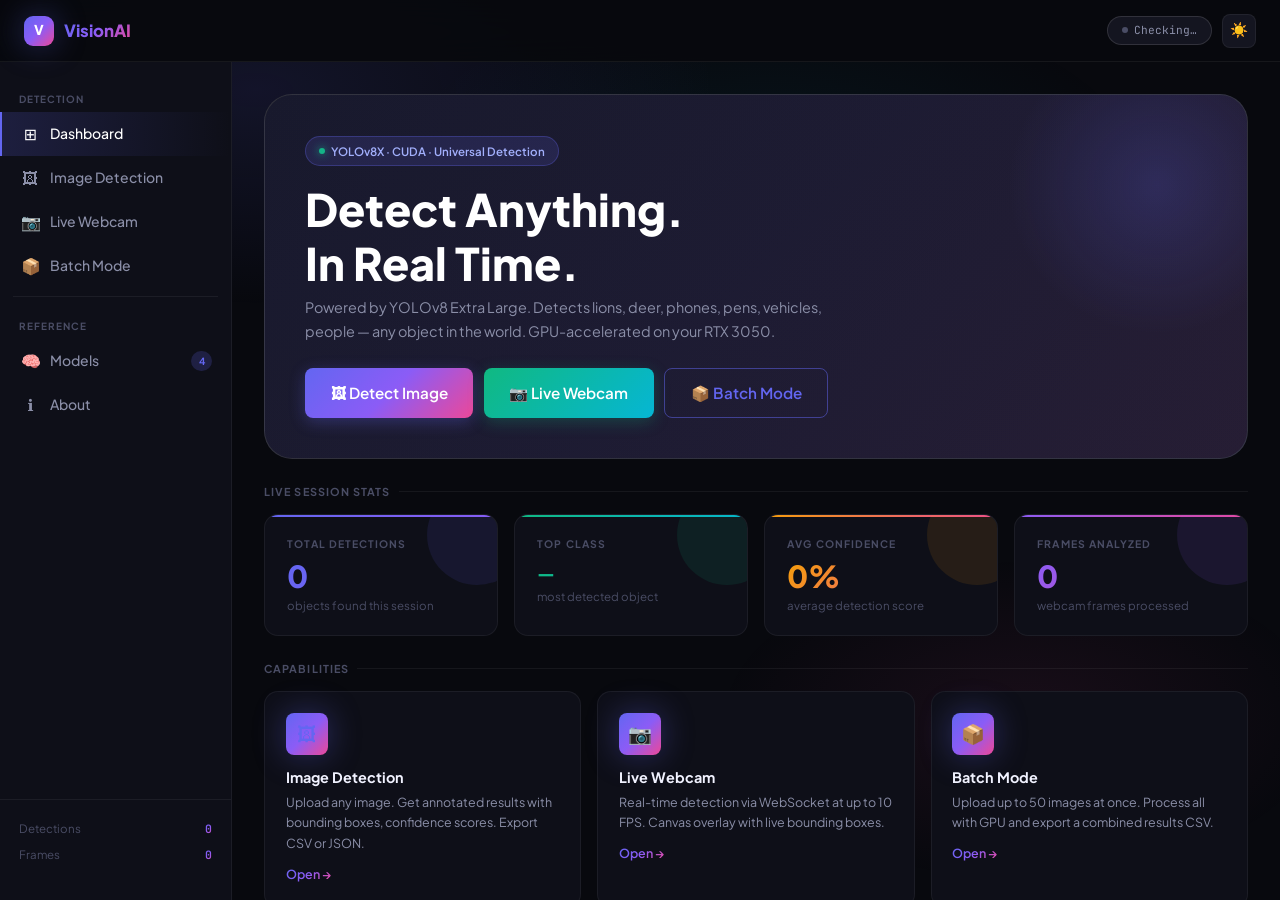
<file: frontend/index.html>
<!DOCTYPE html>
<html lang="en">
<head>
<meta charset="UTF-8"/><meta name="viewport" content="width=device-width,initial-scale=1.0"/>
<title>VisionAI — Universal Object Detection</title>
<link rel="stylesheet" href="css/style.css"/>
<link rel="stylesheet" href="css/animations.css"/>
</head>
<body>
<div class="shell">

<header class="topbar">
  <a href="index.html" class="t-logo">
    <div class="logo-gem">V</div>
    <span class="logo-text">VisionAI</span>
  </a>
  <div class="t-right">
    <span class="gpu-pill" id="gpu-badge"><span class="g-dot"></span>Checking…</span>
    <button class="icon-btn" id="theme-btn" title="Toggle theme">☀️</button>
  </div>
</header>

<nav class="sidebar">
  <span class="s-label">Detection</span>
  <a href="index.html" class="nav-link active"><span class="n-ico">⊞</span>Dashboard</a>
  <a href="image.html" class="nav-link"><span class="n-ico">🖼</span>Image Detection</a>
  <a href="webcam.html" class="nav-link"><span class="n-ico">📷</span>Live Webcam</a>
  <a href="batch.html" class="nav-link"><span class="n-ico">📦</span>Batch Mode</a>
  <div class="s-divider"></div>
  <span class="s-label">Reference</span>
  <a href="models.html" class="nav-link"><span class="n-ico">🧠</span>Models<span class="n-badge">4</span></a>
  <a href="about.html" class="nav-link"><span class="n-ico">ℹ</span>About</a>
  <div class="s-foot">
    <div class="s-row"><span class="s-key">Detections</span><span class="s-val" id="sb-total">0</span></div>
    <div class="s-row"><span class="s-key">Frames</span><span class="s-val" id="sb-frames">0</span></div>
  </div>
</nav>

<main class="main">

  <!-- Hero -->
  <div class="dash-hero fade-up">
    <div class="hero-badge"><span class="hb-dot"></span>YOLOv8X · CUDA · Universal Detection</div>
    <h1>Detect Anything.<br/>In Real Time.</h1>
    <p>Powered by YOLOv8 Extra Large. Detects lions, deer, phones, pens, vehicles, people — any object in the world. GPU-accelerated on your RTX 3050.</p>
    <div class="hero-btns">
      <a href="image.html" class="btn btn-main btn-lg">🖼 Detect Image</a>
      <a href="webcam.html" class="btn btn-green btn-lg">📷 Live Webcam</a>
      <a href="batch.html" class="btn btn-outline btn-lg">📦 Batch Mode</a>
    </div>
  </div>

  <!-- Stats -->
  <div class="sec-h">Live Session Stats</div>
  <div class="stats-row stagger mb-3">
    <div class="card s-tile" style="--tile-grad:linear-gradient(135deg,#6366f1,#8b5cf6);--tile-glow:rgba(99,102,241,0.1);">
      <div class="tl">Total Detections</div>
      <div class="tv" id="stat-total">0</div>
      <div class="ts">objects found this session</div>
    </div>
    <div class="card s-tile" style="--tile-grad:linear-gradient(135deg,#10b981,#06b6d4);--tile-glow:rgba(16,185,129,0.1);">
      <div class="tl">Top Class</div>
      <div class="tv" id="stat-class" style="font-size:1.1rem;padding-top:4px;">—</div>
      <div class="ts">most detected object</div>
    </div>
    <div class="card s-tile" style="--tile-grad:linear-gradient(135deg,#f59e0b,#ec4899);--tile-glow:rgba(245,158,11,0.1);">
      <div class="tl">Avg Confidence</div>
      <div class="tv" id="stat-conf">0%</div>
      <div class="ts">average detection score</div>
    </div>
    <div class="card s-tile" style="--tile-grad:linear-gradient(135deg,#8b5cf6,#ec4899);--tile-glow:rgba(139,92,246,0.1);">
      <div class="tl">Frames Analyzed</div>
      <div class="tv" id="stat-frames">0</div>
      <div class="ts">webcam frames processed</div>
    </div>
  </div>

  <!-- Features -->
  <div class="sec-h">Capabilities</div>
  <div class="feat-grid stagger mb-3">
    <a href="image.html" class="card feat-card glow">
      <div class="feat-ico">🖼</div>
      <h3>Image Detection</h3>
      <p>Upload any image. Get annotated results with bounding boxes, confidence scores. Export CSV or JSON.</p>
      <span class="feat-arr">Open →</span>
    </a>
    <a href="webcam.html" class="card feat-card glow">
      <div class="feat-ico">📷</div>
      <h3>Live Webcam</h3>
      <p>Real-time detection via WebSocket at up to 10 FPS. Canvas overlay with live bounding boxes.</p>
      <span class="feat-arr">Open →</span>
    </a>
    <a href="batch.html" class="card feat-card glow">
      <div class="feat-ico">📦</div>
      <h3>Batch Mode</h3>
      <p>Upload up to 50 images at once. Process all with GPU and export a combined results CSV.</p>
      <span class="feat-arr">Open →</span>
    </a>
    <a href="models.html" class="card feat-card glow">
      <div class="feat-ico">🧠</div>
      <h3>4 Models</h3>
      <p>YOLOv8 X / L / M / S. Switch live. XL gives maximum accuracy, S gives maximum speed.</p>
      <span class="feat-arr">Compare →</span>
    </a>
    <div class="card feat-card" style="cursor:default;">
      <div class="feat-ico" style="background:linear-gradient(135deg,#10b981,#06b6d4);box-shadow:0 0 20px rgba(16,185,129,0.3);">🌍</div>
      <h3>Universal Classes</h3>
      <p>Not limited to 80 COCO classes. Detects animals, vehicles, everyday objects, food, tools — anything.</p>
    </div>
    <a href="about.html" class="card feat-card glow">
      <div class="feat-ico" style="background:linear-gradient(135deg,#f59e0b,#ec4899);box-shadow:0 0 20px rgba(245,158,11,0.3);">⚡</div>
      <h3>GPU Accelerated</h3>
      <p>fp16 mixed precision on RTX 3050. CUDA 12.1. Inference in milliseconds not seconds.</p>
      <span class="feat-arr">Learn More →</span>
    </a>
  </div>

  <!-- System -->
  <div class="sec-h">System Status</div>
  <div class="card" style="padding:1.25rem;" id="sys-card">
    <p class="t2 text-sm">Loading system info…</p>
  </div>

</main>
</div>

<script src="js/api.js"></script>
<script src="js/ui.js"></script>
<script>
  UI.initNav();UI.initTheme();UI.initGpuBadge();UI.initSidebarStats();
  async function refresh(){try{const s=await API.getStats();UI.updateStats(s);}catch{}}
  refresh();setInterval(refresh,5000);

  async function loadSys(){
    const el=document.getElementById('sys-card');
    try{
      const h=await API.checkHealth(3);
      el.innerHTML=`
        <div class="flex gap-2 ai-c fw" style="gap:2rem;">
          <div>
            <div style="display:flex;flex-direction:column;gap:0.3rem;">
              <div class="flex ai-c gap-1"><span class="t3 text-xs mono" style="width:70px;">STATUS</span><span style="color:#10b981;font-weight:700;font-size:0.82rem;">● ${h.status.toUpperCase()}</span></div>
              <div class="flex ai-c gap-1"><span class="t3 text-xs mono" style="width:70px;">MODEL</span><span class="mono" style="font-size:0.8rem;color:#a5b4fc;">${h.current_model||'—'}</span></div>
              <div class="flex ai-c gap-1"><span class="t3 text-xs mono" style="width:70px;">DEVICE</span><span class="mono" style="font-size:0.8rem;">${(h.device||'—').toUpperCase()}</span></div>
              <div class="flex ai-c gap-1"><span class="t3 text-xs mono" style="width:70px;">CUDA</span><span class="mono" style="font-size:0.8rem;">${h.cuda_version||'N/A'}</span></div>
            </div>
          </div>
          <div>
            <div class="text-xs t3" style="margin-bottom:0.3rem;font-weight:700;letter-spacing:0.08em;text-transform:uppercase;">GPU</div>
            <div style="font-weight:800;font-size:1.1rem;background:var(--grad-green);-webkit-background-clip:text;-webkit-text-fill-color:transparent;background-clip:text;">${h.gpu_name||'CPU Mode'}</div>
            <div class="text-xs t3" style="margin-top:0.2rem;">${h.gpu_available?'fp16 mixed precision · CUDA active':'CPU only — install CUDA for GPU acceleration'}</div>
          </div>
        </div>`;
    }catch{
      el.innerHTML='<p style="color:#ef4444;font-size:0.85rem;">⚠ Backend offline — run: python -m uvicorn main:app --host 0.0.0.0 --port 8000</p>';
    }
  }
  loadSys();
</script>
</body>
</html>
</file>
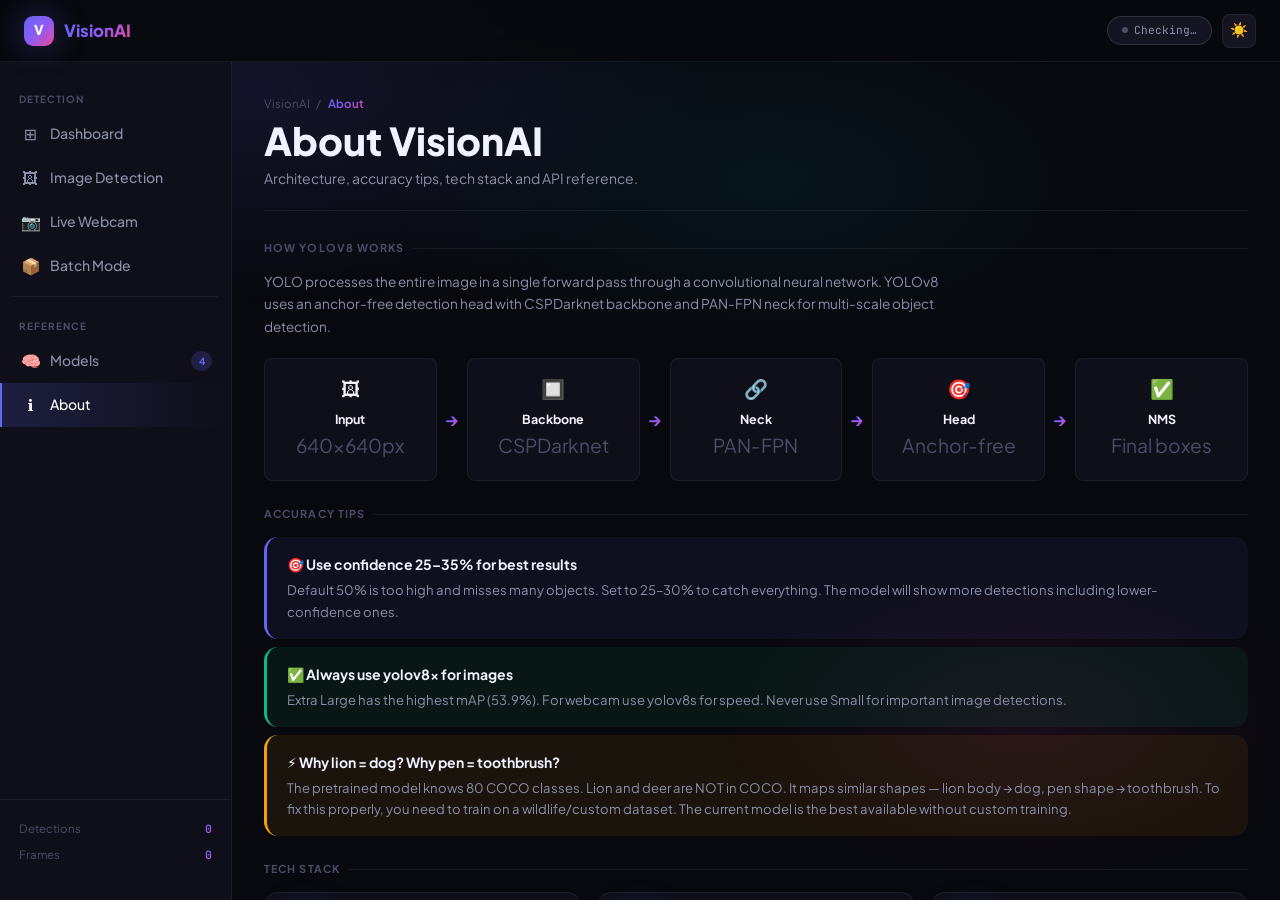
<file: frontend/about.html>
<!DOCTYPE html>
<html lang="en">
<head>
<meta charset="UTF-8"/><meta name="viewport" content="width=device-width,initial-scale=1.0"/>
<title>About — VisionAI</title>
<link rel="stylesheet" href="css/style.css"/>
<link rel="stylesheet" href="css/animations.css"/>
</head>
<body>
<div class="shell">
<header class="topbar">
  <a href="index.html" class="t-logo"><div class="logo-gem">V</div><span class="logo-text">VisionAI</span></a>
  <div class="t-right">
    <span class="gpu-pill" id="gpu-badge"><span class="g-dot"></span>Checking…</span>
    <button class="icon-btn" id="theme-btn">☀️</button>
  </div>
</header>
<nav class="sidebar">
  <span class="s-label">Detection</span>
  <a href="index.html" class="nav-link"><span class="n-ico">⊞</span>Dashboard</a>
  <a href="image.html" class="nav-link"><span class="n-ico">🖼</span>Image Detection</a>
  <a href="webcam.html" class="nav-link"><span class="n-ico">📷</span>Live Webcam</a>
  <a href="batch.html" class="nav-link"><span class="n-ico">📦</span>Batch Mode</a>
  <div class="s-divider"></div>
  <span class="s-label">Reference</span>
  <a href="models.html" class="nav-link"><span class="n-ico">🧠</span>Models<span class="n-badge">4</span></a>
  <a href="about.html" class="nav-link active"><span class="n-ico">ℹ</span>About</a>
  <div class="s-foot">
    <div class="s-row"><span class="s-key">Detections</span><span class="s-val" id="sb-total">0</span></div>
    <div class="s-row"><span class="s-key">Frames</span><span class="s-val" id="sb-frames">0</span></div>
  </div>
</nav>
<main class="main">
  <div class="ph fade-up">
    <div>
      <div class="breadcrumb"><span>VisionAI</span> / <span class="bc">About</span></div>
      <h1>About VisionAI</h1>
      <p>Architecture, accuracy tips, tech stack and API reference.</p>
    </div>
  </div>

  <div class="sec-h">How YOLOv8 Works</div>
  <p class="text-sm mb-2" style="max-width:680px;color:var(--t2);">YOLO processes the entire image in a single forward pass through a convolutional neural network. YOLOv8 uses an anchor-free detection head with CSPDarknet backbone and PAN-FPN neck for multi-scale object detection.</p>
  <div class="pipeline mb-3 fade-up">
    <div class="p-step"><span>🖼</span><strong>Input</strong><br/><span class="text-xs t3">640×640px</span></div>
    <div class="p-arr">→</div>
    <div class="p-step"><span>🔲</span><strong>Backbone</strong><br/><span class="text-xs t3">CSPDarknet</span></div>
    <div class="p-arr">→</div>
    <div class="p-step"><span>🔗</span><strong>Neck</strong><br/><span class="text-xs t3">PAN-FPN</span></div>
    <div class="p-arr">→</div>
    <div class="p-step"><span>🎯</span><strong>Head</strong><br/><span class="text-xs t3">Anchor-free</span></div>
    <div class="p-arr">→</div>
    <div class="p-step"><span>✅</span><strong>NMS</strong><br/><span class="text-xs t3">Final boxes</span></div>
  </div>

  <div class="sec-h">Accuracy Tips</div>
  <div class="tip mb-1">
    <h4>🎯 Use confidence 25–35% for best results</h4>
    <p>Default 50% is too high and misses many objects. Set to 25–30% to catch everything. The model will show more detections including lower-confidence ones.</p>
  </div>
  <div class="tip green mb-1">
    <h4>✅ Always use yolov8x for images</h4>
    <p>Extra Large has the highest mAP (53.9%). For webcam use yolov8s for speed. Never use Small for important image detections.</p>
  </div>
  <div class="tip warm mb-3">
    <h4>⚡ Why lion = dog? Why pen = toothbrush?</h4>
    <p>The pretrained model knows 80 COCO classes. Lion and deer are NOT in COCO. It maps similar shapes — lion body → dog, pen shape → toothbrush. To fix this properly, you need to train on a wildlife/custom dataset. The current model is the best available without custom training.</p>
  </div>

  <div class="sec-h">Tech Stack</div>
  <div class="feat-grid stagger mb-3">
    <div class="card feat-card" style="cursor:default;"><div class="feat-ico">🐍</div><h3>Python 3.11</h3><p class="text-sm">FastAPI · Uvicorn · asyncio</p></div>
    <div class="card feat-card" style="cursor:default;"><div class="feat-ico">⚡</div><h3>YOLOv8X</h3><p class="text-sm">Ultralytics · fp16 · CUDA 12.1 · 68M params</p></div>
    <div class="card feat-card" style="cursor:default;"><div class="feat-ico">🎨</div><h3>OpenCV</h3><p class="text-sm">Annotation · base64 · bounding boxes</p></div>
    <div class="card feat-card" style="cursor:default;"><div class="feat-ico">🌐</div><h3>Vanilla JS</h3><p class="text-sm">REST API · WebSocket · Canvas overlay</p></div>
    <div class="card feat-card" style="cursor:default;"><div class="feat-ico">🔥</div><h3>PyTorch</h3><p class="text-sm">torch 2.3.0+cu121 · CUDA backend</p></div>
    <div class="card feat-card" style="cursor:default;"><div class="feat-ico">🎮</div><h3>RTX 3050</h3><p class="text-sm">4GB VRAM · fp16 precision · CUDA 12.1</p></div>
  </div>

  <div class="sec-h">API Reference</div>
  <div class="t-wrap mb-3">
    <table>
      <thead><tr><th>Method</th><th>Endpoint</th><th>Description</th></tr></thead>
      <tbody>
        <tr><td style="color:#10b981;" class="mono">GET</td><td class="grad-text mono">/health</td><td>Backend status, GPU, model</td></tr>
        <tr><td style="color:#10b981;" class="mono">GET</td><td class="grad-text mono">/models</td><td>Available models with ratings</td></tr>
        <tr><td style="color:#10b981;" class="mono">GET</td><td class="grad-text mono">/stats</td><td>Session stats and counters</td></tr>
        <tr><td style="color:#f59e0b;" class="mono">POST</td><td class="grad-text mono">/detect/image</td><td>Image detection — multipart form</td></tr>
        <tr><td style="color:#8b5cf6;" class="mono">WS</td><td class="grad-text mono">/detect/webcam</td><td>Live webcam over WebSocket</td></tr>
      </tbody>
    </table>
  </div>
</main>
</div>
<script src="js/api.js"></script><script src="js/ui.js"></script>
<script>UI.initNav();UI.initTheme();UI.initGpuBadge();UI.initSidebarStats();</script>
</body>
</html>
</file>
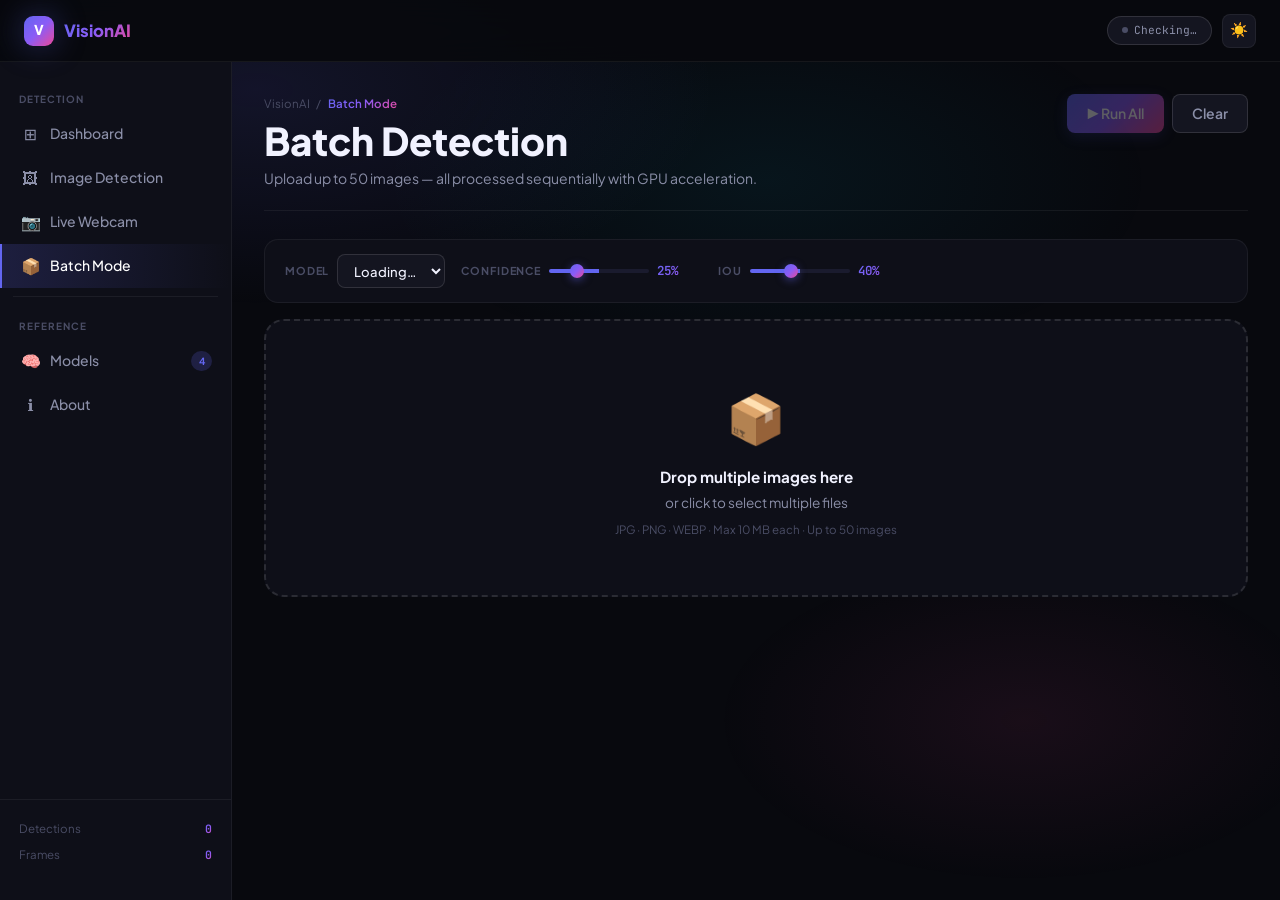
<file: frontend/batch.html>
<!DOCTYPE html>
<html lang="en">
<head>
<meta charset="UTF-8"/><meta name="viewport" content="width=device-width,initial-scale=1.0"/>
<title>Batch Mode — VisionAI</title>
<link rel="stylesheet" href="css/style.css"/>
<link rel="stylesheet" href="css/animations.css"/>
</head>
<body>
<div class="shell">
<header class="topbar">
  <a href="index.html" class="t-logo"><div class="logo-gem">V</div><span class="logo-text">VisionAI</span></a>
  <div class="t-right">
    <span class="gpu-pill" id="gpu-badge"><span class="g-dot"></span>Checking…</span>
    <button class="icon-btn" id="theme-btn">☀️</button>
  </div>
</header>
<nav class="sidebar">
  <span class="s-label">Detection</span>
  <a href="index.html" class="nav-link"><span class="n-ico">⊞</span>Dashboard</a>
  <a href="image.html" class="nav-link"><span class="n-ico">🖼</span>Image Detection</a>
  <a href="webcam.html" class="nav-link"><span class="n-ico">📷</span>Live Webcam</a>
  <a href="batch.html" class="nav-link active"><span class="n-ico">📦</span>Batch Mode</a>
  <div class="s-divider"></div>
  <span class="s-label">Reference</span>
  <a href="models.html" class="nav-link"><span class="n-ico">🧠</span>Models<span class="n-badge">4</span></a>
  <a href="about.html" class="nav-link"><span class="n-ico">ℹ</span>About</a>
  <div class="s-foot">
    <div class="s-row"><span class="s-key">Detections</span><span class="s-val" id="sb-total">0</span></div>
    <div class="s-row"><span class="s-key">Frames</span><span class="s-val" id="sb-frames">0</span></div>
  </div>
</nav>
<main class="main">
  <div class="ph fade-up">
    <div>
      <div class="breadcrumb"><span>VisionAI</span> / <span class="bc">Batch Mode</span></div>
      <h1>Batch Detection</h1>
      <p>Upload up to 50 images — all processed sequentially with GPU acceleration.</p>
    </div>
    <div class="flex gap-1">
      <button class="btn btn-main" id="run-btn" disabled>▶ Run All</button>
      <button class="btn btn-ghost" id="clear-btn">Clear</button>
    </div>
  </div>

  <div class="ctrl-bar mb-2 fade-up">
    <div class="ctrl-group"><span class="ctrl-lbl">Model</span><select id="model-select"><option>Loading…</option></select></div>
    <div class="ctrl-group">
      <span class="ctrl-lbl">Confidence</span>
      <input type="range" id="conf-slider" min="0.01" max="0.99" step="0.01" value="0.25"/>
      <span class="sv" id="conf-val">25%</span>
    </div>
    <div class="ctrl-group">
      <span class="ctrl-lbl">IOU</span>
      <input type="range" id="iou-slider" min="0.01" max="0.99" step="0.01" value="0.40"/>
      <span class="sv" id="iou-val">40%</span>
    </div>
  </div>

  <div class="drop-zone mb-2 fade-up" id="drop-zone">
    <span class="dz-icon">📦</span>
    <h3>Drop multiple images here</h3>
    <p>or click to select multiple files</p>
    <small>JPG · PNG · WEBP · Max 10 MB each · Up to 50 images</small>
    <input type="file" id="file-input" accept="image/jpeg,image/png,image/webp" multiple style="display:none;"/>
  </div>

  <div id="q-sec" class="hidden">
    <div class="sec-h">Queue <span id="q-count" class="text-xs t3" style="text-transform:none;letter-spacing:0;font-weight:400;"></span></div>
    <div style="height:5px;background:var(--bg-3);border-radius:3px;margin-bottom:1rem;overflow:hidden;border:1px solid var(--border);">
      <div id="prog" style="height:100%;background:var(--grad-main);border-radius:3px;width:0%;transition:width 0.35s;"></div>
    </div>
    <div id="q-grid" style="display:grid;grid-template-columns:repeat(auto-fill,minmax(175px,1fr));gap:0.75rem;"></div>
  </div>

  <div id="b-results" class="hidden mt-3">
    <div class="sum-bar mb-2">
      <span class="sum-text" id="b-sum">—</span>
      <button class="btn btn-ghost btn-sm" id="exp-csv">📄 Export CSV</button>
    </div>
    <div class="t-wrap">
      <table>
        <thead><tr><th>File</th><th>Objects</th><th>Top Class</th><th>Time</th><th>Status</th></tr></thead>
        <tbody id="b-tbody"></tbody>
      </table>
    </div>
  </div>
</main>
</div>
<script src="js/api.js"></script>
<script src="js/ui.js"></script>
<script>
(function(){
  let files=[],results=[],busy=false;
  const dz=document.getElementById('drop-zone'),fi=document.getElementById('file-input');
  const runBtn=document.getElementById('run-btn'),clearBtn=document.getElementById('clear-btn');
  const confSl=document.getElementById('conf-slider'),confVl=document.getElementById('conf-val');
  const iouSl=document.getElementById('iou-slider'),iouVl=document.getElementById('iou-val');
  const mdSel=document.getElementById('model-select');
  const qSec=document.getElementById('q-sec'),qGrid=document.getElementById('q-grid'),qCnt=document.getElementById('q-count');
  const prog=document.getElementById('prog'),bRes=document.getElementById('b-results');
  const bSum=document.getElementById('b-sum'),bTb=document.getElementById('b-tbody');

  UI.initNav();UI.initTheme();UI.initGpuBadge();UI.initSidebarStats();
  API.getModels().then(d=>{mdSel.innerHTML='';d.models.forEach(m=>{const o=document.createElement('option');o.value=m.name;o.textContent=m.name;if(m.name==='yolov8x')o.selected=true;mdSel.appendChild(o);});}).catch(()=>{});
  confSl.addEventListener('input',()=>confVl.textContent=`${Math.round(confSl.value*100)}%`);
  iouSl.addEventListener('input',()=>iouVl.textContent=`${Math.round(iouSl.value*100)}%`);
  dz.addEventListener('click',()=>fi.click());
  fi.addEventListener('change',()=>add(Array.from(fi.files)));
  dz.addEventListener('dragover',e=>{e.preventDefault();dz.classList.add('dragover');});
  dz.addEventListener('dragleave',()=>dz.classList.remove('dragover'));
  dz.addEventListener('drop',e=>{e.preventDefault();dz.classList.remove('dragover');add(Array.from(e.dataTransfer.files));});
  runBtn.addEventListener('click',runAll);
  clearBtn.addEventListener('click',clearAll);
  document.getElementById('exp-csv').addEventListener('click',expCsv);

  function add(nf){
    const ok=['image/jpeg','image/png','image/webp'];
    nf.forEach(f=>{
      if(!ok.includes(f.type)){UI.showToast(`${f.name}: bad format`,'warning');return;}
      if(f.size>10*1024*1024){UI.showToast(`${f.name}: too large`,'warning');return;}
      if(files.length>=50){UI.showToast('Max 50 images','warning');return;}
      files.push(f);
    });
    renderQ();
    runBtn.disabled=files.length===0;
    qSec.classList.toggle('hidden',files.length===0);
    qCnt.textContent=`(${files.length} file${files.length!==1?'s':''})`;
  }

  function renderQ(){
    qGrid.innerHTML='';
    files.forEach((f,i)=>{
      const r=new FileReader();
      r.onload=e=>{
        const c=document.createElement('div');c.id=`qc-${i}`;c.className='card';
        c.style='padding:0.6rem;text-align:center;';
        c.innerHTML=`<img src="${e.target.result}" style="width:100%;height:105px;object-fit:cover;border-radius:8px;margin-bottom:0.35rem;"/><div style="font-size:0.65rem;color:var(--t3);overflow:hidden;text-overflow:ellipsis;white-space:nowrap;">${f.name}</div><div id="qs-${i}" style="font-size:0.68rem;color:var(--t3);margin-top:0.2rem;">Queued</div>`;
        qGrid.appendChild(c);
      };
      r.readAsDataURL(f);
    });
  }

  async function runAll(){
    if(busy)return;busy=true;results=[];
    runBtn.disabled=true;runBtn.innerHTML='<span class="spinner"></span> Processing…';
    bRes.classList.add('hidden');bTb.innerHTML='';prog.style.width='0%';
    for(let i=0;i<files.length;i++){
      const st=document.getElementById(`qs-${i}`),cd=document.getElementById(`qc-${i}`);
      if(st){st.textContent='Running…';st.style.color='#a5b4fc';}
      if(cd) cd.style.borderColor='rgba(99,102,241,0.4)';
      try{
        const d=await API.detectImage(files[i],parseFloat(confSl.value),parseFloat(iouSl.value),mdSel.value);
        const top=d.detections[0]?.class_name||'—';
        results.push({name:files[i].name,count:d.total_count,top,ms:d.inference_ms,ok:true,dets:d.detections});
        if(st){st.textContent=`✓ ${d.total_count} found`;st.style.color='#10b981';}
        if(cd) cd.style.borderColor='rgba(16,185,129,0.4)';
      }catch{
        results.push({name:files[i].name,count:0,top:'—',ms:0,ok:false,dets:[]});
        if(st){st.textContent='✕ Failed';st.style.color='#ef4444';}
      }
      prog.style.width=`${((i+1)/files.length)*100}%`;
    }
    const tot=results.reduce((s,r)=>s+r.count,0);
    const avg=(results.reduce((s,r)=>s+r.ms,0)/results.length).toFixed(0);
    bSum.innerHTML=`<strong>${files.length}</strong> images · <strong>${tot}</strong> objects · avg <strong>${avg}ms</strong>`;
    bTb.innerHTML=results.map(r=>`<tr><td>${r.name}</td><td>${r.count}</td><td>${r.top}</td><td>${Math.round(r.ms)}ms</td><td style="color:${r.ok?'#10b981':'#ef4444'};">${r.ok?'✓ OK':'✕ Error'}</td></tr>`).join('');
    bRes.classList.remove('hidden');
    busy=false;runBtn.disabled=false;runBtn.textContent='▶ Run All';
    UI.showToast(`Done — ${results.filter(r=>r.ok).length}/${files.length} succeeded`,'success');
  }

  function clearAll(){
    files=[];results=[];qGrid.innerHTML='';qSec.classList.add('hidden');
    bRes.classList.add('hidden');runBtn.disabled=true;prog.style.width='0%';fi.value='';
  }

  function expCsv(){
    const rows=['file,class,confidence,x1,y1,x2,y2'];
    results.forEach(r=>r.dets.forEach(d=>rows.push(`${r.name},${d.class_name},${d.confidence},${d.x1},${d.y1},${d.x2},${d.y2}`)));
    const blob=new Blob([rows.join('\n')],{type:'text/csv'});
    const a=document.createElement('a');a.href=URL.createObjectURL(blob);a.download='batch_results.csv';
    document.body.appendChild(a);a.click();document.body.removeChild(a);
    UI.showToast('CSV exported!','success');
  }
})();
</script>
</body>
</html>
</file>
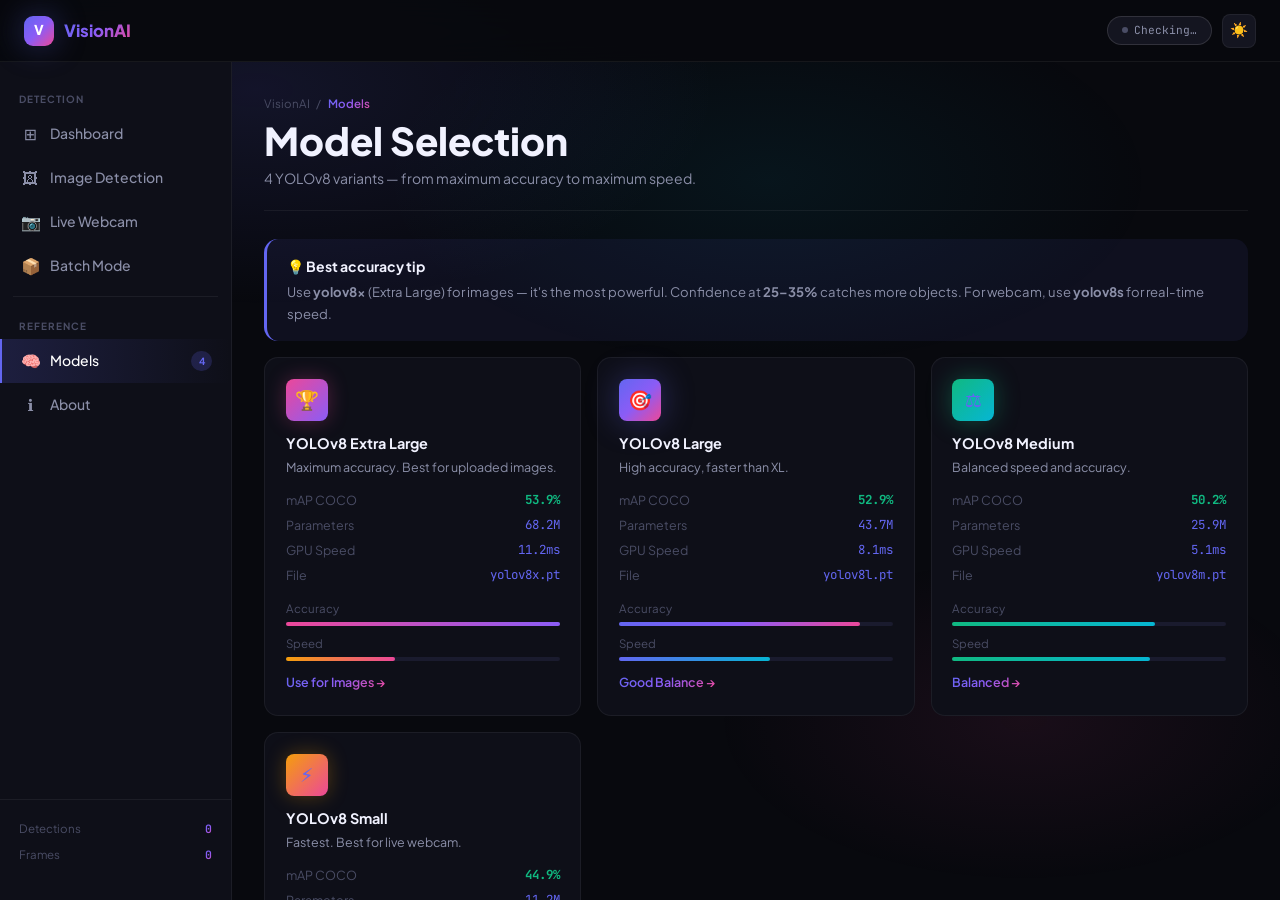
<file: frontend/models.html>
<!DOCTYPE html>
<html lang="en">
<head>
<meta charset="UTF-8"/><meta name="viewport" content="width=device-width,initial-scale=1.0"/>
<title>Models — VisionAI</title>
<link rel="stylesheet" href="css/style.css"/>
<link rel="stylesheet" href="css/animations.css"/>
</head>
<body>
<div class="shell">
<header class="topbar">
  <a href="index.html" class="t-logo"><div class="logo-gem">V</div><span class="logo-text">VisionAI</span></a>
  <div class="t-right">
    <span class="gpu-pill" id="gpu-badge"><span class="g-dot"></span>Checking…</span>
    <button class="icon-btn" id="theme-btn">☀️</button>
  </div>
</header>
<nav class="sidebar">
  <span class="s-label">Detection</span>
  <a href="index.html" class="nav-link"><span class="n-ico">⊞</span>Dashboard</a>
  <a href="image.html" class="nav-link"><span class="n-ico">🖼</span>Image Detection</a>
  <a href="webcam.html" class="nav-link"><span class="n-ico">📷</span>Live Webcam</a>
  <a href="batch.html" class="nav-link"><span class="n-ico">📦</span>Batch Mode</a>
  <div class="s-divider"></div>
  <span class="s-label">Reference</span>
  <a href="models.html" class="nav-link active"><span class="n-ico">🧠</span>Models<span class="n-badge">4</span></a>
  <a href="about.html" class="nav-link"><span class="n-ico">ℹ</span>About</a>
  <div class="s-foot">
    <div class="s-row"><span class="s-key">Detections</span><span class="s-val" id="sb-total">0</span></div>
    <div class="s-row"><span class="s-key">Frames</span><span class="s-val" id="sb-frames">0</span></div>
  </div>
</nav>
<main class="main">
  <div class="ph fade-up">
    <div>
      <div class="breadcrumb"><span>VisionAI</span> / <span class="bc">Models</span></div>
      <h1>Model Selection</h1>
      <p>4 YOLOv8 variants — from maximum accuracy to maximum speed.</p>
    </div>
  </div>

  <div class="tip mb-2 fade-up">
    <h4>💡 Best accuracy tip</h4>
    <p>Use <strong>yolov8x</strong> (Extra Large) for images — it's the most powerful. Confidence at <strong>25–35%</strong> catches more objects. For webcam, use <strong>yolov8s</strong> for real-time speed.</p>
  </div>

  <div class="feat-grid stagger mb-3">
    <a href="image.html" class="card feat-card glow">
      <div class="feat-ico" style="background:linear-gradient(135deg,#ec4899,#8b5cf6);box-shadow:0 0 20px rgba(236,72,153,0.3);">🏆</div>
      <h3>YOLOv8 Extra Large</h3>
      <p style="font-size:0.78rem;margin-bottom:0.75rem;">Maximum accuracy. Best for uploaded images.</p>
      <div style="font-size:0.78rem;display:flex;flex-direction:column;gap:0.28rem;">
        <div class="flex jc-b"><span class="t3">mAP COCO</span><span style="color:#10b981;font-weight:700;font-family:var(--mono);">53.9%</span></div>
        <div class="flex jc-b"><span class="t3">Parameters</span><span class="mono">68.2M</span></div>
        <div class="flex jc-b"><span class="t3">GPU Speed</span><span class="mono">11.2ms</span></div>
        <div class="flex jc-b"><span class="t3">File</span><span class="mono">yolov8x.pt</span></div>
      </div>
      <div style="margin-top:0.875rem;">
        <div class="text-xs t3" style="margin-bottom:0.25rem;">Accuracy</div>
        <div style="height:4px;background:var(--bg-4);border-radius:2px;"><div style="height:100%;width:100%;background:linear-gradient(90deg,#ec4899,#8b5cf6);border-radius:2px;"></div></div>
        <div class="text-xs t3" style="margin-top:0.5rem;margin-bottom:0.25rem;">Speed</div>
        <div style="height:4px;background:var(--bg-4);border-radius:2px;"><div style="height:100%;width:40%;background:linear-gradient(90deg,#f59e0b,#ec4899);border-radius:2px;"></div></div>
      </div>
      <span class="feat-arr">Use for Images →</span>
    </a>
    <a href="image.html" class="card feat-card glow">
      <div class="feat-ico">🎯</div>
      <h3>YOLOv8 Large</h3>
      <p style="font-size:0.78rem;margin-bottom:0.75rem;">High accuracy, faster than XL.</p>
      <div style="font-size:0.78rem;display:flex;flex-direction:column;gap:0.28rem;">
        <div class="flex jc-b"><span class="t3">mAP COCO</span><span style="color:#10b981;font-weight:700;font-family:var(--mono);">52.9%</span></div>
        <div class="flex jc-b"><span class="t3">Parameters</span><span class="mono">43.7M</span></div>
        <div class="flex jc-b"><span class="t3">GPU Speed</span><span class="mono">8.1ms</span></div>
        <div class="flex jc-b"><span class="t3">File</span><span class="mono">yolov8l.pt</span></div>
      </div>
      <div style="margin-top:0.875rem;">
        <div class="text-xs t3" style="margin-bottom:0.25rem;">Accuracy</div>
        <div style="height:4px;background:var(--bg-4);border-radius:2px;"><div style="height:100%;width:88%;background:var(--grad-main);border-radius:2px;"></div></div>
        <div class="text-xs t3" style="margin-top:0.5rem;margin-bottom:0.25rem;">Speed</div>
        <div style="height:4px;background:var(--bg-4);border-radius:2px;"><div style="height:100%;width:55%;background:var(--grad-cool);border-radius:2px;"></div></div>
      </div>
      <span class="feat-arr">Good Balance →</span>
    </a>
    <a href="image.html" class="card feat-card glow">
      <div class="feat-ico" style="background:var(--grad-green);box-shadow:var(--glow-green);">⚖</div>
      <h3>YOLOv8 Medium</h3>
      <p style="font-size:0.78rem;margin-bottom:0.75rem;">Balanced speed and accuracy.</p>
      <div style="font-size:0.78rem;display:flex;flex-direction:column;gap:0.28rem;">
        <div class="flex jc-b"><span class="t3">mAP COCO</span><span style="color:#10b981;font-weight:700;font-family:var(--mono);">50.2%</span></div>
        <div class="flex jc-b"><span class="t3">Parameters</span><span class="mono">25.9M</span></div>
        <div class="flex jc-b"><span class="t3">GPU Speed</span><span class="mono">5.1ms</span></div>
        <div class="flex jc-b"><span class="t3">File</span><span class="mono">yolov8m.pt</span></div>
      </div>
      <div style="margin-top:0.875rem;">
        <div class="text-xs t3" style="margin-bottom:0.25rem;">Accuracy</div>
        <div style="height:4px;background:var(--bg-4);border-radius:2px;"><div style="height:100%;width:74%;background:var(--grad-green);border-radius:2px;"></div></div>
        <div class="text-xs t3" style="margin-top:0.5rem;margin-bottom:0.25rem;">Speed</div>
        <div style="height:4px;background:var(--bg-4);border-radius:2px;"><div style="height:100%;width:72%;background:var(--grad-green);border-radius:2px;"></div></div>
      </div>
      <span class="feat-arr">Balanced →</span>
    </a>
    <a href="webcam.html" class="card feat-card glow">
      <div class="feat-ico" style="background:var(--grad-warm);box-shadow:0 0 20px rgba(245,158,11,0.3);">⚡</div>
      <h3>YOLOv8 Small</h3>
      <p style="font-size:0.78rem;margin-bottom:0.75rem;">Fastest. Best for live webcam.</p>
      <div style="font-size:0.78rem;display:flex;flex-direction:column;gap:0.28rem;">
        <div class="flex jc-b"><span class="t3">mAP COCO</span><span style="color:#10b981;font-weight:700;font-family:var(--mono);">44.9%</span></div>
        <div class="flex jc-b"><span class="t3">Parameters</span><span class="mono">11.2M</span></div>
        <div class="flex jc-b"><span class="t3">GPU Speed</span><span class="mono">2.4ms</span></div>
        <div class="flex jc-b"><span class="t3">File</span><span class="mono">yolov8s.pt</span></div>
      </div>
      <div style="margin-top:0.875rem;">
        <div class="text-xs t3" style="margin-bottom:0.25rem;">Accuracy</div>
        <div style="height:4px;background:var(--bg-4);border-radius:2px;"><div style="height:100%;width:50%;background:var(--grad-warm);border-radius:2px;"></div></div>
        <div class="text-xs t3" style="margin-top:0.5rem;margin-bottom:0.25rem;">Speed</div>
        <div style="height:4px;background:var(--bg-4);border-radius:2px;"><div style="height:100%;width:98%;background:var(--grad-warm);border-radius:2px;"></div></div>
      </div>
      <span class="feat-arr">Use for Webcam →</span>
    </a>
  </div>

  <div class="sec-h">Full Comparison</div>
  <div class="t-wrap mb-3">
    <table>
      <thead><tr><th>Model</th><th>mAP50-95</th><th>Params</th><th>FLOPs</th><th>A100 Speed</th><th>Best For</th></tr></thead>
      <tbody>
        <tr><td><span class="grad-text mono bold">yolov8x</span></td><td style="color:#10b981;" class="mono">53.9%</td><td class="mono">68.2M</td><td class="mono">257.8G</td><td class="mono">11.2ms</td><td>Images — max accuracy</td></tr>
        <tr><td><span class="grad-text mono bold">yolov8l</span></td><td style="color:#10b981;" class="mono">52.9%</td><td class="mono">43.7M</td><td class="mono">165.2G</td><td class="mono">8.1ms</td><td>Images — high accuracy</td></tr>
        <tr><td><span class="grad-text mono bold">yolov8m</span></td><td style="color:#10b981;" class="mono">50.2%</td><td class="mono">25.9M</td><td class="mono">78.9G</td><td class="mono">5.1ms</td><td>Balanced use</td></tr>
        <tr><td><span class="grad-text mono bold">yolov8s</span></td><td style="color:#10b981;" class="mono">44.9%</td><td class="mono">11.2M</td><td class="mono">28.6G</td><td class="mono">2.4ms</td><td>Live webcam</td></tr>
      </tbody>
    </table>
  </div>

  <div class="flex gap-1 fw">
    <a href="image.html" class="btn btn-main">🖼 Image with XL</a>
    <a href="webcam.html" class="btn btn-green">📷 Webcam with S</a>
    <a href="batch.html" class="btn btn-outline">📦 Batch with L</a>
  </div>
</main>
</div>
<script src="js/api.js"></script><script src="js/ui.js"></script>
<script>UI.initNav();UI.initTheme();UI.initGpuBadge();UI.initSidebarStats();</script>
</body>
</html>
</file>
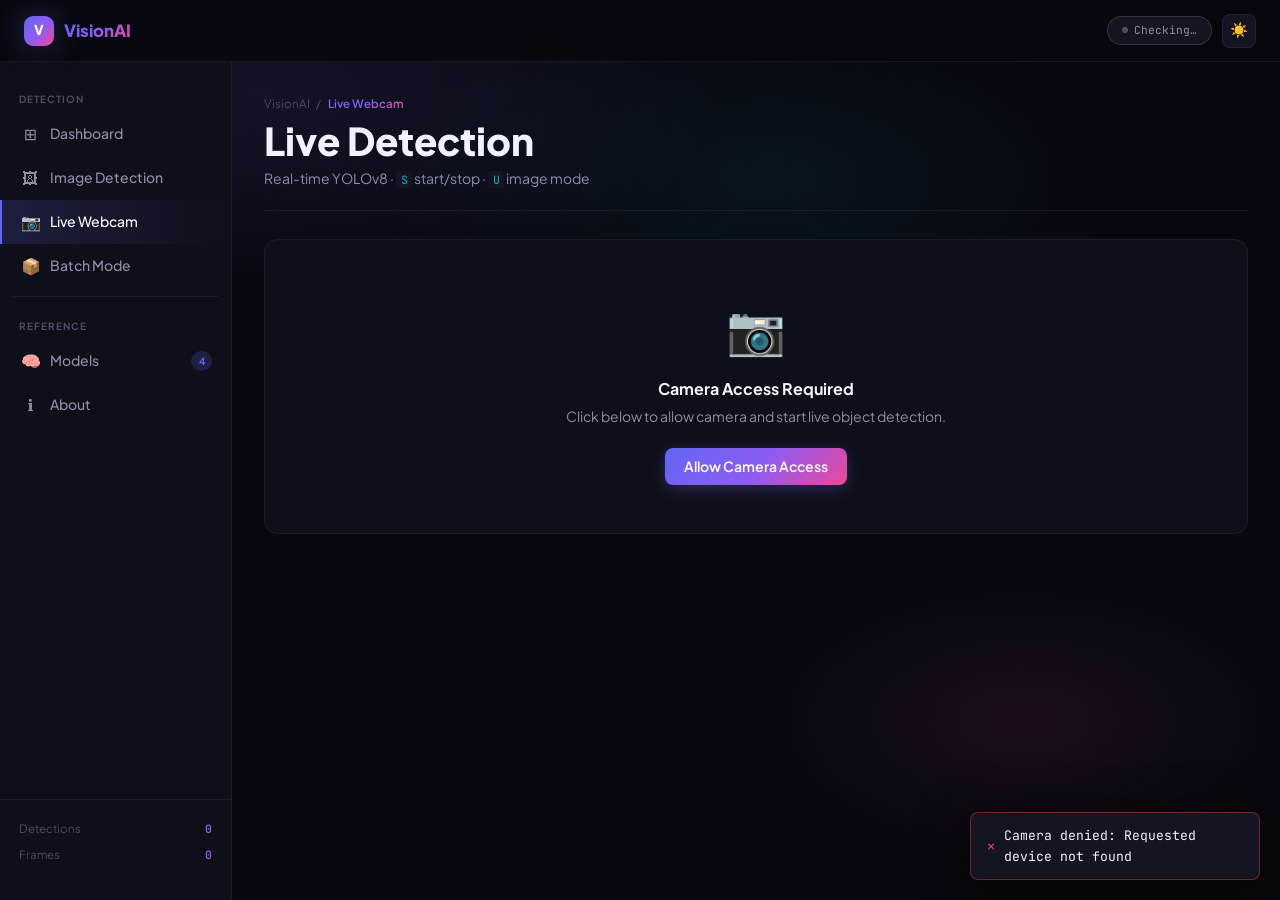
<file: frontend/webcam.html>
<!DOCTYPE html>
<html lang="en">
<head>
<meta charset="UTF-8"/><meta name="viewport" content="width=device-width,initial-scale=1.0"/>
<title>Live Webcam — VisionAI</title>
<link rel="stylesheet" href="css/style.css"/>
<link rel="stylesheet" href="css/animations.css"/>
</head>
<body>
<div class="shell">
<header class="topbar">
  <a href="index.html" class="t-logo"><div class="logo-gem">V</div><span class="logo-text">VisionAI</span></a>
  <div class="t-right">
    <span class="gpu-pill" id="gpu-badge"><span class="g-dot"></span>Checking…</span>
    <button class="icon-btn" id="theme-btn">☀️</button>
  </div>
</header>
<nav class="sidebar">
  <span class="s-label">Detection</span>
  <a href="index.html" class="nav-link"><span class="n-ico">⊞</span>Dashboard</a>
  <a href="image.html" class="nav-link"><span class="n-ico">🖼</span>Image Detection</a>
  <a href="webcam.html" class="nav-link active"><span class="n-ico">📷</span>Live Webcam</a>
  <a href="batch.html" class="nav-link"><span class="n-ico">📦</span>Batch Mode</a>
  <div class="s-divider"></div>
  <span class="s-label">Reference</span>
  <a href="models.html" class="nav-link"><span class="n-ico">🧠</span>Models<span class="n-badge">4</span></a>
  <a href="about.html" class="nav-link"><span class="n-ico">ℹ</span>About</a>
  <div class="s-foot">
    <div class="s-row"><span class="s-key">Detections</span><span class="s-val" id="sb-total">0</span></div>
    <div class="s-row"><span class="s-key">Frames</span><span class="s-val" id="sb-frames">0</span></div>
  </div>
</nav>
<main class="main">
  <div class="ph fade-up">
    <div>
      <div class="breadcrumb"><span>VisionAI</span> / <span class="bc">Live Webcam</span></div>
      <h1>Live Detection</h1>
      <p>Real-time YOLOv8 · <kbd>S</kbd> start/stop · <kbd>U</kbd> image mode</p>
    </div>
  </div>

  <div class="card perm-box fade-up" id="perm-box">
    <span class="perm-ico">📷</span>
    <h3>Camera Access Required</h3>
    <p>Click below to allow camera and start live object detection.</p>
    <button class="btn btn-main" id="cam-btn">Allow Camera Access</button>
  </div>

  <div class="wc-layout hidden fade-up" id="vid-layout">
    <div>
      <div class="vid-wrap" id="vid-wrap">
        <video id="wc-video" autoplay muted playsinline></video>
        <canvas id="wc-overlay"></canvas>
        <div class="hud">
          <span class="hud-tag fps" id="fps-badge">FPS: —</span>
          <span class="hud-tag ms" id="ms-badge">—ms</span>
        </div>
      </div>
      <div class="ctrl-bar mt-2">
        <button class="btn btn-green" id="ss-btn" disabled>▶ Start</button>
        <div class="ctrl-group">
          <span class="ctrl-lbl">Model</span>
          <select id="model-select"><option value="yolov8s">yolov8s</option></select>
        </div>
        <div class="ctrl-group">
          <span class="ctrl-lbl">Confidence</span>
          <input type="range" id="conf-slider" min="0.01" max="0.99" step="0.01" value="0.25"/>
          <span class="sv" id="conf-val">25%</span>
        </div>
      </div>
      <div class="mt-3">
        <div class="sec-h">History <span class="text-xs t3" style="text-transform:none;letter-spacing:0;font-weight:400;">(last 30)</span></div>
        <div class="t-wrap">
          <table>
            <thead><tr><th>Time</th><th>Class</th><th>Confidence</th><th>Model</th></tr></thead>
            <tbody id="hist-body"><tr><td colspan="4" style="text-align:center;padding:1.25rem;color:var(--t3);">Start detection to see history</td></tr></tbody>
          </table>
        </div>
      </div>
    </div>
    <div class="wc-side">
      <div class="card side-box">
        <h4>Current Frame</h4>
        <div id="side-list"><p class="t2 text-sm">No objects</p></div>
      </div>
    </div>
  </div>
</main>
</div>
<script src="js/api.js"></script>
<script src="js/ui.js"></script>
<script src="js/webcam.js"></script>
</body>
</html>
</file>
<file: frontend/css/style.css>
/* =========================================================
   VisionAI v4 — Vibrant Gradient Edition
   Fonts: Clash Display (headings) + Satoshi (body) + JetBrains Mono
   Theme: Rich dark with electric gradient accents
   ========================================================= */

@import url('https://fonts.googleapis.com/css2?family=Plus+Jakarta+Sans:wght@400;500;600;700;800&family=JetBrains+Mono:wght@400;500;600&display=swap');

:root {
  /* Dark base */
  --bg:        #08090e;
  --bg-2:      #0e0f18;
  --bg-3:      #141520;
  --bg-4:      #1a1b2e;

  /* Gradient palette */
  --g1: #6366f1;   /* indigo */
  --g2: #8b5cf6;   /* violet */
  --g3: #ec4899;   /* pink */
  --g4: #f59e0b;   /* amber */
  --g5: #10b981;   /* emerald */
  --g6: #06b6d4;   /* cyan */

  /* Gradient combos */
  --grad-main:   linear-gradient(135deg, #6366f1 0%, #8b5cf6 50%, #ec4899 100%);
  --grad-green:  linear-gradient(135deg, #10b981 0%, #06b6d4 100%);
  --grad-warm:   linear-gradient(135deg, #f59e0b 0%, #ec4899 100%);
  --grad-cool:   linear-gradient(135deg, #6366f1 0%, #06b6d4 100%);
  --grad-fire:   linear-gradient(135deg, #f59e0b 0%, #ef4444 100%);

  /* Text */
  --t1: #f1f2ff;
  --t2: #8b8fa8;
  --t3: #4a4d65;

  /* Borders */
  --border:     rgba(255,255,255,0.06);
  --border-2:   rgba(255,255,255,0.12);

  /* Shadows */
  --shadow:     0 4px 24px rgba(0,0,0,0.5);
  --shadow-lg:  0 8px 48px rgba(0,0,0,0.6);
  --glow-main:  0 0 32px rgba(99,102,241,0.35);
  --glow-green: 0 0 24px rgba(16,185,129,0.35);
  --glow-pink:  0 0 24px rgba(236,72,153,0.35);

  /* Layout */
  --nav-h: 62px;
  --side-w: 232px;
  --r1: 8px;
  --r2: 14px;
  --r3: 20px;
  --r4: 28px;

  /* Fonts */
  --font: 'Plus Jakarta Sans', system-ui, sans-serif;
  --mono: 'JetBrains Mono', monospace;
}

/* ── Reset ──────────────────────────────────────────────── */
*,*::before,*::after{box-sizing:border-box;margin:0;padding:0;}
html{scroll-behavior:smooth;}
body{
  font-family:var(--font);
  background:var(--bg);
  color:var(--t1);
  min-height:100vh;
  overflow-x:hidden;
  line-height:1.65;
  -webkit-font-smoothing:antialiased;
}

/* Ambient background glow */
body::before{
  content:'';
  position:fixed;inset:0;
  background:
    radial-gradient(ellipse 60% 40% at 20% 10%, rgba(99,102,241,0.12) 0%, transparent 60%),
    radial-gradient(ellipse 40% 30% at 80% 80%, rgba(236,72,153,0.08) 0%, transparent 60%),
    radial-gradient(ellipse 50% 35% at 60% 20%, rgba(6,182,212,0.07) 0%, transparent 60%);
  pointer-events:none;z-index:0;
}

/* Scrollbar */
::-webkit-scrollbar{width:4px;height:4px;}
::-webkit-scrollbar-track{background:var(--bg-2);}
::-webkit-scrollbar-thumb{background:var(--g1);border-radius:2px;}

/* Typography */
h1,h2,h3{font-family:var(--font);font-weight:800;line-height:1.2;}
h1{font-size:clamp(1.7rem,3.5vw,2.4rem);}
h2{font-size:clamp(1.2rem,2vw,1.6rem);}
h3{font-size:1rem;font-weight:700;}
p{color:var(--t2);}
a{color:var(--g1);text-decoration:none;transition:opacity 0.2s;}
a:hover{opacity:0.8;}
code,kbd{
  font-family:var(--mono);font-size:0.82em;
  background:var(--bg-3);padding:0.1em 0.4em;
  border-radius:4px;color:var(--g6);
}

/* ── Shell ──────────────────────────────────────────────── */
.shell{
  display:grid;
  grid-template-columns:var(--side-w) 1fr;
  grid-template-rows:var(--nav-h) 1fr;
  height:100vh;overflow:hidden;
}

/* ── Topbar ─────────────────────────────────────────────── */
.topbar{
  grid-column:1/-1;
  height:var(--nav-h);
  background:rgba(8,9,14,0.92);
  backdrop-filter:blur(20px);
  border-bottom:1px solid var(--border);
  display:flex;align-items:center;
  padding:0 1.5rem;gap:1rem;
  position:sticky;top:0;z-index:200;
}

.t-logo{
  display:flex;align-items:center;gap:0.6rem;
  font-size:1.05rem;font-weight:800;
  color:var(--t1);text-decoration:none;white-space:nowrap;
}
.logo-gem{
  width:30px;height:30px;border-radius:9px;
  background:var(--grad-main);
  display:flex;align-items:center;justify-content:center;
  font-size:0.85rem;color:#fff;font-weight:800;
  box-shadow:var(--glow-main);
}
.logo-text{
  background:var(--grad-main);
  -webkit-background-clip:text;-webkit-text-fill-color:transparent;
  background-clip:text;
}

.t-right{display:flex;align-items:center;gap:0.65rem;margin-left:auto;}

.gpu-pill{
  display:flex;align-items:center;gap:0.4rem;
  padding:0.28rem 0.85rem;border-radius:999px;
  border:1px solid var(--border-2);
  background:var(--bg-3);
  font-family:var(--mono);font-size:0.7rem;color:var(--t2);
}
.gpu-pill.on{
  border-color:rgba(16,185,129,0.4);
  background:rgba(16,185,129,0.08);
  color:#10b981;
}
.g-dot{width:6px;height:6px;border-radius:50%;background:var(--t3);}
.gpu-pill.on .g-dot{
  background:#10b981;
  box-shadow:0 0 8px #10b981;
  animation:pulse 2s ease-in-out infinite;
}

.icon-btn{
  width:34px;height:34px;
  background:var(--bg-3);border:1px solid var(--border);
  border-radius:var(--r1);display:flex;align-items:center;
  justify-content:center;cursor:pointer;font-size:0.9rem;
  color:var(--t2);transition:all 0.2s;
}
.icon-btn:hover{border-color:var(--border-2);color:var(--t1);}

/* ── Sidebar ─────────────────────────────────────────────── */
.sidebar{
  grid-column:1;grid-row:2;
  background:var(--bg-2);
  border-right:1px solid var(--border);
  padding:1rem 0;overflow-y:auto;
  display:flex;flex-direction:column;
  position:relative;z-index:1;
}

.s-label{
  font-size:0.62rem;font-weight:700;letter-spacing:0.1em;
  text-transform:uppercase;color:var(--t3);
  padding:0.8rem 1.2rem 0.3rem;
}
.s-divider{height:1px;background:var(--border);margin:0.5rem 0.8rem;}

.nav-link{
  display:flex;align-items:center;gap:0.65rem;
  padding:0.55rem 1.2rem;color:var(--t2);
  font-size:0.875rem;font-weight:500;
  cursor:pointer;transition:all 0.18s;
  border-left:2px solid transparent;
  text-decoration:none;border-radius:0;
}
.nav-link:hover{color:var(--t1);background:rgba(255,255,255,0.04);text-decoration:none;}
.nav-link.active{
  color:#fff;
  background:linear-gradient(90deg,rgba(99,102,241,0.18) 0%,transparent 100%);
  border-left:2px solid var(--g1);
}
.n-ico{font-size:1rem;width:18px;text-align:center;flex-shrink:0;}
.n-badge{
  margin-left:auto;padding:0.1rem 0.45rem;
  background:rgba(99,102,241,0.2);color:var(--g1);
  border-radius:999px;font-size:0.62rem;font-weight:700;
}

.s-foot{
  margin-top:auto;padding:1rem 1.2rem;
  border-top:1px solid var(--border);
}
.s-row{
  display:flex;justify-content:space-between;
  font-size:0.72rem;padding:0.22rem 0;
}
.s-key{color:var(--t3);}
.s-val{
  background:var(--grad-main);
  -webkit-background-clip:text;-webkit-text-fill-color:transparent;
  background-clip:text;
  font-family:var(--mono);font-weight:600;
}

/* ── Main ───────────────────────────────────────────────── */
.main{
  grid-column:2;grid-row:2;
  padding:2rem;overflow-y:auto;
  position:relative;z-index:1;
}

/* ── Page header ────────────────────────────────────────── */
.ph{
  display:flex;align-items:flex-start;justify-content:space-between;
  flex-wrap:wrap;gap:1rem;
  margin-bottom:1.75rem;
  padding-bottom:1.25rem;
  border-bottom:1px solid var(--border);
}
.breadcrumb{
  display:flex;align-items:center;gap:0.4rem;
  font-size:0.72rem;color:var(--t3);margin-bottom:0.3rem;
}
.bc{
  background:var(--grad-main);
  -webkit-background-clip:text;-webkit-text-fill-color:transparent;
  background-clip:text;font-weight:600;
}
.ph h1{margin-bottom:0.2rem;}
.ph p{font-size:0.875rem;}

/* ── Cards ──────────────────────────────────────────────── */
.card{
  background:var(--bg-2);
  border:1px solid var(--border);
  border-radius:var(--r2);
  transition:border-color 0.2s, box-shadow 0.2s, transform 0.2s;
}
.card:hover{border-color:var(--border-2);}
.card.glow:hover{box-shadow:var(--glow-main);transform:translateY(-2px);}

/* ── Gradient card border trick ─────────────────────────── */
.grad-border{
  position:relative;border-radius:var(--r2);
  background:var(--bg-2);
  border:1px solid transparent;
  background-clip:padding-box;
}
.grad-border::before{
  content:'';position:absolute;inset:-1px;
  border-radius:var(--r2);z-index:-1;
  background:var(--grad-main);opacity:0;
  transition:opacity 0.3s;
}
.grad-border:hover::before{opacity:1;}

/* ── Stat tiles ─────────────────────────────────────────── */
.stats-row{
  display:grid;grid-template-columns:repeat(4,1fr);gap:1rem;
  margin-bottom:1.5rem;
}
@media(max-width:1100px){.stats-row{grid-template-columns:repeat(2,1fr);}}
@media(max-width:580px) {.stats-row{grid-template-columns:1fr;}}

.s-tile{
  padding:1.25rem 1.4rem;position:relative;overflow:hidden;
}
.s-tile::before{
  content:'';position:absolute;top:0;left:0;right:0;height:2px;
  background:var(--tile-grad,var(--grad-main));
}
.s-tile::after{
  content:'';position:absolute;
  top:-30px;right:-30px;width:100px;height:100px;
  border-radius:50%;
  background:var(--tile-glow,rgba(99,102,241,0.08));
  pointer-events:none;
}
.tl{font-size:0.65rem;font-weight:700;letter-spacing:0.1em;text-transform:uppercase;color:var(--t3);margin-bottom:0.5rem;}
.tv{
  font-size:1.9rem;font-weight:800;line-height:1;
  background:var(--tile-grad,var(--grad-main));
  -webkit-background-clip:text;-webkit-text-fill-color:transparent;
  background-clip:text;
}
.ts{font-size:0.72rem;color:var(--t3);margin-top:0.3rem;}

/* ── Buttons ────────────────────────────────────────────── */
.btn{
  display:inline-flex;align-items:center;gap:0.45rem;
  padding:0.58rem 1.2rem;border-radius:var(--r1);border:none;
  cursor:pointer;font-family:var(--font);font-size:0.875rem;font-weight:600;
  transition:all 0.2s;white-space:nowrap;text-decoration:none;
}
.btn:hover{text-decoration:none;transform:translateY(-1px);}
.btn:disabled{opacity:0.35;cursor:not-allowed;transform:none!important;}

.btn-main{
  background:var(--grad-main);color:#fff;
  box-shadow:0 4px 16px rgba(99,102,241,0.3);
}
.btn-main:hover{box-shadow:0 6px 24px rgba(99,102,241,0.5);}

.btn-green{
  background:var(--grad-green);color:#fff;
  box-shadow:0 4px 16px rgba(16,185,129,0.25);
}
.btn-green:hover{box-shadow:0 6px 24px rgba(16,185,129,0.45);}

.btn-warm{
  background:var(--grad-warm);color:#fff;
  box-shadow:0 4px 16px rgba(245,158,11,0.25);
}
.btn-warm:hover{box-shadow:0 6px 24px rgba(236,72,153,0.4);}

.btn-ghost{
  background:var(--bg-3);border:1px solid var(--border-2);
  color:var(--t2);
}
.btn-ghost:hover{background:var(--bg-4);color:var(--t1);}

.btn-outline{
  background:transparent;
  border:1.5px solid rgba(99,102,241,0.5);
  color:var(--g1);
}
.btn-outline:hover{background:rgba(99,102,241,0.1);border-color:var(--g1);}

.btn-sm{padding:0.38rem 0.85rem;font-size:0.78rem;}
.btn-lg{padding:0.72rem 1.6rem;font-size:0.95rem;}

/* ── Drop zone ──────────────────────────────────────────── */
.drop-zone{
  border:2px dashed var(--border-2);
  border-radius:var(--r3);
  padding:3.5rem 2rem;text-align:center;
  cursor:pointer;transition:all 0.25s;
  background:var(--bg-2);position:relative;overflow:hidden;
}
.drop-zone::before{
  content:'';position:absolute;inset:0;
  background:var(--grad-main);opacity:0;transition:opacity 0.25s;
}
.drop-zone:hover,.drop-zone.dragover{
  border-color:transparent;
  box-shadow:inset 0 0 0 2px var(--g1), var(--glow-main);
}
.drop-zone:hover::before,.drop-zone.dragover::before{opacity:0.04;}
.drop-zone.has-file{border-style:solid;border-color:var(--g5);box-shadow:var(--glow-green);}
.dz-icon{font-size:3rem;display:block;margin-bottom:0.75rem;position:relative;z-index:1;}
.drop-zone h3{font-size:0.95rem;margin-bottom:0.35rem;position:relative;z-index:1;}
.drop-zone p{font-size:0.85rem;position:relative;z-index:1;}
.drop-zone small{font-size:0.72rem;color:var(--t3);margin-top:0.35rem;display:block;position:relative;z-index:1;}

/* ── Controls ───────────────────────────────────────────── */
.ctrl-bar{
  display:flex;align-items:center;gap:1rem;flex-wrap:wrap;
  padding:0.875rem 1.25rem;
  background:var(--bg-2);border:1px solid var(--border);
  border-radius:var(--r2);
}
.ctrl-group{display:flex;align-items:center;gap:0.5rem;}
.ctrl-lbl{
  font-size:0.68rem;font-weight:700;letter-spacing:0.08em;
  text-transform:uppercase;color:var(--t3);white-space:nowrap;
}
select{
  background:var(--bg-3);border:1px solid var(--border-2);
  color:var(--t1);padding:0.4rem 0.75rem;border-radius:var(--r1);
  font-family:var(--font);font-size:0.82rem;cursor:pointer;outline:none;
  transition:border-color 0.2s;font-weight:500;
}
select:focus{border-color:var(--g1);}
select option{background:var(--bg-3);}

input[type=range]{
  -webkit-appearance:none;appearance:none;
  width:100px;height:4px;border-radius:2px;outline:none;cursor:pointer;
  background:linear-gradient(90deg,var(--g1) 0%,var(--g1) var(--pct,50%),var(--bg-4) var(--pct,50%),var(--bg-4) 100%);
}
input[type=range]::-webkit-slider-thumb{
  -webkit-appearance:none;width:14px;height:14px;border-radius:50%;
  background:var(--grad-main);box-shadow:0 2px 8px rgba(99,102,241,0.5);
  transition:transform 0.15s;
}
input[type=range]::-webkit-slider-thumb:hover{transform:scale(1.3);}
.sv{
  font-family:var(--mono);font-size:0.78rem;min-width:2.8rem;font-weight:600;
  background:var(--grad-main);-webkit-background-clip:text;
  -webkit-text-fill-color:transparent;background-clip:text;
}

/* ── Image panes ────────────────────────────────────────── */
.img-grid{display:grid;grid-template-columns:1fr 1fr;gap:1rem;}
@media(max-width:720px){.img-grid{grid-template-columns:1fr;}}
.img-pane{
  border-radius:var(--r2);overflow:hidden;
  border:1px solid var(--border);background:var(--bg-3);
}
.img-pane img{width:100%;display:block;object-fit:contain;max-height:460px;background:#000;}
.img-foot{
  padding:0.5rem 0.9rem;display:flex;align-items:center;justify-content:space-between;
  border-top:1px solid var(--border);background:var(--bg-2);
}
.img-lbl{
  font-size:0.65rem;font-weight:700;letter-spacing:0.1em;
  text-transform:uppercase;color:var(--t3);
}

/* ── Detection rows ─────────────────────────────────────── */
.det-list{display:flex;flex-direction:column;gap:0.4rem;}
.det-row{
  display:flex;align-items:center;gap:0.65rem;
  padding:0.6rem 0.9rem;
  background:var(--bg-2);border:1px solid var(--border);
  border-radius:var(--r1);animation:fadeUp 0.3s ease both;
  transition:border-color 0.15s,transform 0.15s;
}
.det-row:hover{border-color:var(--border-2);transform:translateX(3px);}
.det-num{font-family:var(--mono);font-size:0.6rem;color:var(--t3);min-width:1.4rem;}
.det-badge{
  padding:0.18rem 0.6rem;border-radius:5px;
  font-size:0.7rem;font-weight:700;font-family:var(--mono);
  white-space:nowrap;flex-shrink:0;
}
.det-bg{flex:1;height:4px;background:rgba(255,255,255,0.06);border-radius:2px;overflow:hidden;}
.det-bar{height:100%;border-radius:2px;width:0%;transition:width 0.75s cubic-bezier(0.4,0,0.2,1);}
.det-pct{font-family:var(--mono);font-size:0.76rem;color:var(--t2);min-width:2.8rem;text-align:right;}

/* ── Summary ────────────────────────────────────────────── */
.sum-bar{
  display:flex;align-items:center;justify-content:space-between;flex-wrap:wrap;gap:0.65rem;
  padding:0.875rem 1.1rem;
  background:var(--bg-2);border:1px solid var(--border);border-radius:var(--r2);
}
.sum-text{font-size:0.875rem;color:var(--t2);}
.sum-text strong{color:var(--t1);}
.act-row{display:flex;gap:0.4rem;flex-wrap:wrap;}

/* ── Webcam ─────────────────────────────────────────────── */
.wc-layout{display:grid;grid-template-columns:1fr 270px;gap:1rem;align-items:start;}
@media(max-width:960px){.wc-layout{grid-template-columns:1fr;}}
.vid-wrap{
  position:relative;border-radius:var(--r2);overflow:hidden;
  background:#000;
  border:1px solid var(--border);
  box-shadow:var(--glow-main);
  min-height:280px;display:flex;align-items:center;justify-content:center;
}
.vid-wrap video,.vid-wrap canvas{display:block;width:100%;height:auto;}
.vid-wrap canvas{position:absolute;top:0;left:0;width:100%;height:100%;}
.hud{position:absolute;top:0.65rem;left:0.65rem;display:flex;gap:0.35rem;z-index:10;}
.hud-tag{
  padding:0.22rem 0.6rem;background:rgba(0,0,0,0.75);
  backdrop-filter:blur(8px);border-radius:999px;
  font-family:var(--mono);font-size:0.68rem;font-weight:500;
  border:1px solid var(--border-2);
}
.hud-tag.fps{
  background:rgba(99,102,241,0.2);
  border-color:rgba(99,102,241,0.4);color:#a5b4fc;
}
.hud-tag.ms{
  background:rgba(16,185,129,0.2);
  border-color:rgba(16,185,129,0.4);color:#6ee7b7;
}
.wc-side{display:flex;flex-direction:column;gap:0.75rem;}
.side-box{padding:1rem;max-height:320px;overflow-y:auto;}
.side-box h4{
  font-size:0.65rem;font-weight:700;letter-spacing:0.1em;
  text-transform:uppercase;color:var(--t3);margin-bottom:0.75rem;
}
.perm-box{padding:3rem 1.5rem;text-align:center;}
.perm-ico{font-size:3rem;display:block;margin-bottom:0.75rem;}
.perm-box h3{margin-bottom:0.4rem;}
.perm-box p{font-size:0.875rem;margin-bottom:1.25rem;}

/* ── Table ──────────────────────────────────────────────── */
.t-wrap{overflow-x:auto;border-radius:var(--r2);border:1px solid var(--border);}
table{width:100%;border-collapse:collapse;font-size:0.8rem;}
thead th{
  padding:0.55rem 0.875rem;background:var(--bg-3);
  color:var(--t3);text-align:left;
  font-size:0.65rem;font-weight:700;letter-spacing:0.08em;text-transform:uppercase;
  border-bottom:1px solid var(--border);
}
tbody td{padding:0.48rem 0.875rem;border-bottom:1px solid var(--border);color:var(--t2);}
tbody tr:hover{background:rgba(255,255,255,0.02);}
tbody tr:last-child td{border-bottom:none;}

/* ── Toast ──────────────────────────────────────────────── */
#toast-container{
  position:fixed;bottom:1.25rem;right:1.25rem;
  z-index:9999;display:flex;flex-direction:column;gap:0.4rem;pointer-events:none;
}
.toast{
  pointer-events:all;padding:0.7rem 1rem;border-radius:var(--r1);
  background:var(--bg-3);border:1px solid var(--border-2);
  box-shadow:var(--shadow-lg);font-size:0.82rem;max-width:290px;
  animation:slideInRight 0.25s ease both;
  display:flex;align-items:center;gap:0.55rem;font-family:var(--mono);
}
.toast.success{border-color:rgba(16,185,129,0.4);}
.toast.error  {border-color:rgba(239,68,68,0.4);}
.toast.warning{border-color:rgba(245,158,11,0.4);}
.toast.info   {border-color:rgba(99,102,241,0.4);}
.toast-icon::before{font-size:0.85rem;}
.toast.success .toast-icon::before{content:'✓';color:#10b981;}
.toast.error   .toast-icon::before{content:'✕';color:#ef4444;}
.toast.warning .toast-icon::before{content:'⚠';color:#f59e0b;}
.toast.info    .toast-icon::before{content:'◈';color:var(--g1);}
.toast.dismissing{animation:slideOutRight 0.25s ease both;}

/* ── Skeleton ───────────────────────────────────────────── */
.skeleton{
  background:linear-gradient(90deg,var(--bg-3) 25%,var(--bg-4) 50%,var(--bg-3) 75%);
  background-size:200% 100%;animation:shimmer 1.4s infinite;border-radius:var(--r1);
}

/* ── Hero ───────────────────────────────────────────────── */
.dash-hero{
  position:relative;overflow:hidden;
  padding:2.5rem;border-radius:var(--r4);
  background:linear-gradient(135deg,var(--bg-3) 0%,var(--bg-4) 100%);
  border:1px solid var(--border-2);
  margin-bottom:1.5rem;
}
.dash-hero::before{
  content:'';position:absolute;inset:0;
  background:var(--grad-main);opacity:0.06;
  pointer-events:none;
}
.dash-hero::after{
  content:'';position:absolute;
  top:-60px;right:-60px;width:300px;height:300px;
  border-radius:50%;
  background:radial-gradient(circle,rgba(99,102,241,0.2) 0%,transparent 70%);
  pointer-events:none;
}
.hero-badge{
  display:inline-flex;align-items:center;gap:0.4rem;
  padding:0.3rem 0.8rem;border-radius:999px;
  background:rgba(99,102,241,0.15);border:1px solid rgba(99,102,241,0.3);
  font-size:0.72rem;font-weight:600;color:#a5b4fc;
  margin-bottom:1rem;
}
.hero-badge .hb-dot{
  width:6px;height:6px;border-radius:50%;background:#10b981;
  box-shadow:0 0 8px #10b981;animation:pulse 2s infinite;
}
.dash-hero h1{
  font-size:clamp(1.8rem,4vw,2.8rem);font-weight:800;
  background:linear-gradient(135deg,#fff 40%,#a5b4fc);
  -webkit-background-clip:text;-webkit-text-fill-color:transparent;
  background-clip:text;margin-bottom:0.4rem;
  position:relative;z-index:1;
}
.dash-hero p{
  font-size:0.9rem;max-width:520px;margin-bottom:1.5rem;
  position:relative;z-index:1;
}
.hero-btns{display:flex;gap:0.65rem;flex-wrap:wrap;position:relative;z-index:1;}

/* ── Feat grid ──────────────────────────────────────────── */
.feat-grid{display:grid;grid-template-columns:repeat(3,1fr);gap:1rem;margin-bottom:1.5rem;}
@media(max-width:860px){.feat-grid{grid-template-columns:1fr 1fr;}}
@media(max-width:560px){.feat-grid{grid-template-columns:1fr;}}
.feat-card{
  padding:1.3rem;cursor:pointer;text-decoration:none;display:block;
  transition:all 0.2s;
}
.feat-card:hover{
  border-color:transparent;
  box-shadow:var(--glow-main);
  transform:translateY(-3px);
  text-decoration:none;
}
.feat-card:hover::before{opacity:1;}
.feat-ico{
  width:42px;height:42px;border-radius:var(--r1);
  display:flex;align-items:center;justify-content:center;
  font-size:1.2rem;margin-bottom:0.9rem;
  background:var(--grad-main);
  box-shadow:var(--glow-main);
}
.feat-card h3{font-size:0.9rem;margin-bottom:0.3rem;color:var(--t1);}
.feat-card p{font-size:0.78rem;}
.feat-arr{
  display:inline-flex;align-items:center;gap:0.25rem;
  margin-top:0.65rem;font-size:0.78rem;font-weight:600;
  background:var(--grad-main);
  -webkit-background-clip:text;-webkit-text-fill-color:transparent;
  background-clip:text;transition:gap 0.15s;
}
.feat-card:hover .feat-arr{gap:0.5rem;}

/* ── Pipeline ───────────────────────────────────────────── */
.pipeline{display:flex;align-items:center;gap:0.5rem;flex-wrap:wrap;margin:1.25rem 0;}
.p-step{
  flex:1;min-width:100px;padding:0.875rem;text-align:center;
  background:var(--bg-2);border:1px solid var(--border);
  border-radius:var(--r1);font-size:0.78rem;transition:border-color 0.2s;
}
.p-step:hover{border-color:var(--g1);}
.p-step span{font-size:1.2rem;display:block;margin-bottom:0.3rem;}
.p-arr{
  background:var(--grad-main);
  -webkit-background-clip:text;-webkit-text-fill-color:transparent;
  background-clip:text;font-size:1.1rem;flex-shrink:0;font-weight:700;
}

/* ── COCO tags ──────────────────────────────────────────── */
.coco-wrap{display:flex;flex-wrap:wrap;gap:0.3rem;}
.coco-tag{
  padding:0.2rem 0.55rem;background:var(--bg-3);
  border:1px solid var(--border);border-radius:4px;
  font-family:var(--mono);font-size:0.68rem;color:var(--t2);
  transition:border-color 0.15s,color 0.15s;
}
.coco-tag:hover{border-color:var(--g1);color:var(--t1);}

/* ── Tip box ────────────────────────────────────────────── */
.tip{
  padding:1rem 1.25rem;border-radius:var(--r2);
  border-left:3px solid var(--g1);
  background:rgba(99,102,241,0.08);margin-bottom:1rem;
}
.tip.green{border-left-color:var(--g5);background:rgba(16,185,129,0.08);}
.tip.warm{border-left-color:var(--g4);background:rgba(245,158,11,0.08);}
.tip h4{font-size:0.875rem;margin-bottom:0.2rem;color:var(--t1);}
.tip p{font-size:0.82rem;}

/* ── Section head ───────────────────────────────────────── */
.sec-h{
  font-size:0.68rem;font-weight:700;letter-spacing:0.1em;text-transform:uppercase;
  color:var(--t3);margin-bottom:0.85rem;
  display:flex;align-items:center;gap:0.5rem;
}
.sec-h::after{content:'';flex:1;height:1px;background:var(--border);}

/* ── Spinner ────────────────────────────────────────────── */
.spinner{
  width:16px;height:16px;border:2px solid rgba(255,255,255,0.15);
  border-top-color:#fff;border-radius:50%;
  animation:spin 0.6s linear infinite;display:inline-block;
}

/* ── Utility ────────────────────────────────────────────── */
.hidden{display:none!important;}
.mt-1{margin-top:0.5rem;}.mt-2{margin-top:1rem;}.mt-3{margin-top:1.5rem;}
.mb-1{margin-bottom:0.5rem;}.mb-2{margin-bottom:1rem;}.mb-3{margin-bottom:1.5rem;}
.flex{display:flex;}.gap-1{gap:0.5rem;}.gap-2{gap:1rem;}
.ai-c{align-items:center;}.jc-b{justify-content:space-between;}.fw{flex-wrap:wrap;}
.grad-text{
  background:var(--grad-main);
  -webkit-background-clip:text;-webkit-text-fill-color:transparent;
  background-clip:text;
}
.mono{font-family:var(--mono);}
.t2{color:var(--t2);}.t3{color:var(--t3);}
.text-sm{font-size:0.85rem;}.text-xs{font-size:0.72rem;}
</file>
<file: frontend/css/animations.css>
/* VisionAI v4 — animations.css */
@keyframes fadeUp{from{opacity:0;transform:translateY(14px);}to{opacity:1;transform:translateY(0);}}
@keyframes fadeIn{from{opacity:0;}to{opacity:1;}}
@keyframes slideInRight{from{opacity:0;transform:translateX(32px);}to{opacity:1;transform:translateX(0);}}
@keyframes slideOutRight{from{opacity:1;transform:translateX(0);}to{opacity:0;transform:translateX(32px);}}
@keyframes shimmer{0%{background-position:200% 0;}100%{background-position:-200% 0;}}
@keyframes pulse{0%,100%{opacity:1;}50%{opacity:0.4;}}
@keyframes spin{to{transform:rotate(360deg);}}
@keyframes gradientShift{0%{background-position:0% 50%;}50%{background-position:100% 50%;}100%{background-position:0% 50%;}}

.fade-up{animation:fadeUp 0.4s ease both;}
.stagger>*{animation:fadeUp 0.4s ease both;}
.stagger>*:nth-child(1){animation-delay:0.05s;}
.stagger>*:nth-child(2){animation-delay:0.10s;}
.stagger>*:nth-child(3){animation-delay:0.15s;}
.stagger>*:nth-child(4){animation-delay:0.20s;}
.stagger>*:nth-child(5){animation-delay:0.25s;}
.stagger>*:nth-child(6){animation-delay:0.30s;}

.animate-gradient{
  background-size:200% 200%;
  animation:gradientShift 4s ease infinite;
}

@media(prefers-reduced-motion:reduce){
  *,*::before,*::after{animation-duration:0.01ms!important;transition-duration:0.01ms!important;}
}
</file>
